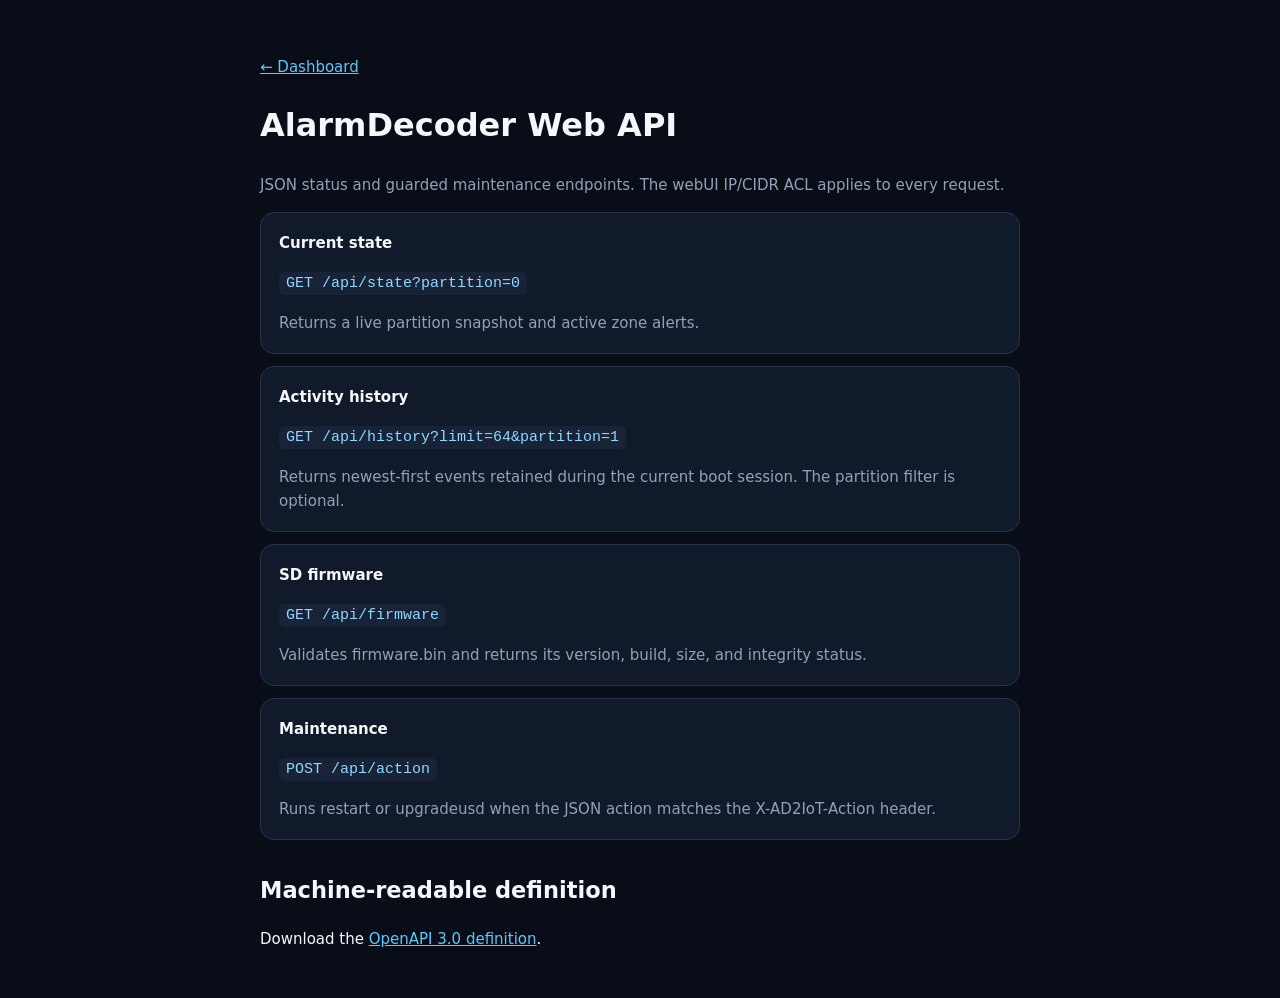
<file: contrib/webUI/flash-drive/www/swaggerUI.html>
<!doctype html>
<html lang="en">
<head>
  <meta charset="utf-8">
  <meta name="viewport" content="width=device-width, initial-scale=1">
  <title>AlarmDecoder Web API</title>
  <style>
    body{max-width:760px;margin:0 auto;padding:40px 20px;background:#080d18;color:#f5f7fb;font:15px/1.6 system-ui}h1{font-size:32px}h2{margin-top:32px}code{padding:3px 7px;border-radius:6px;background:#182338;color:#8ed9ff}article{margin:12px 0;padding:18px;border:1px solid #26344d;border-radius:14px;background:#111a2b}a{color:#5cc8ff}.muted{color:#93a1b8}
  </style>
</head>
<body>
  <p><a href="/app.html">← Dashboard</a></p>
  <h1>AlarmDecoder Web API</h1>
  <p class="muted">JSON status and guarded maintenance endpoints. The webUI IP/CIDR ACL applies to every request.</p>
  <article><strong>Current state</strong><p><code>GET /api/state?partition=0</code></p><span class="muted">Returns a live partition snapshot and active zone alerts.</span></article>
  <article><strong>Activity history</strong><p><code>GET /api/history?limit=64&amp;partition=1</code></p><span class="muted">Returns newest-first events retained during the current boot session. The partition filter is optional.</span></article>
  <article><strong>SD firmware</strong><p><code>GET /api/firmware</code></p><span class="muted">Validates firmware.bin and returns its version, build, size, and integrity status.</span></article>
  <article><strong>Maintenance</strong><p><code>POST /api/action</code></p><span class="muted">Runs restart or upgradeusd when the JSON action matches the X-AD2IoT-Action header.</span></article>
  <h2>Machine-readable definition</h2>
  <p>Download the <a href="/alarmdecoder.yaml">OpenAPI 3.0 definition</a>.</p>
</body>
</html>
</file>
